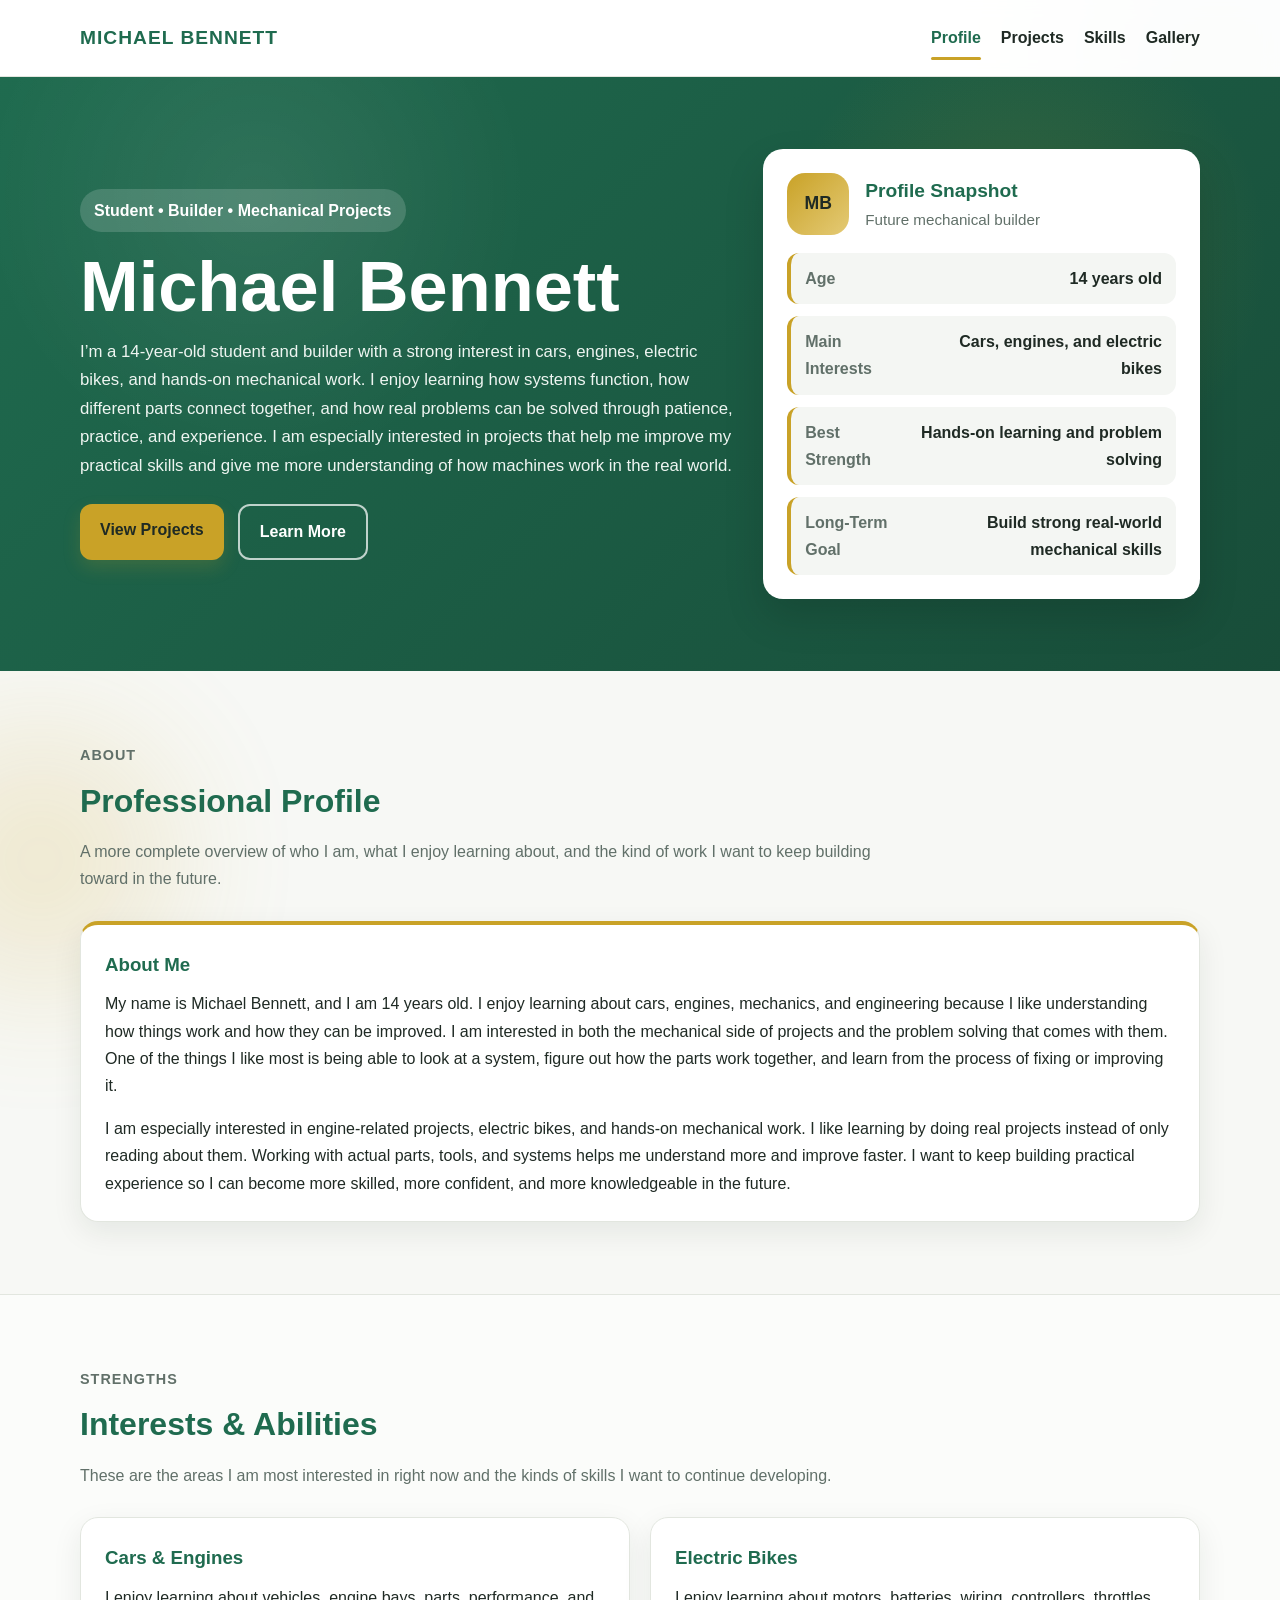
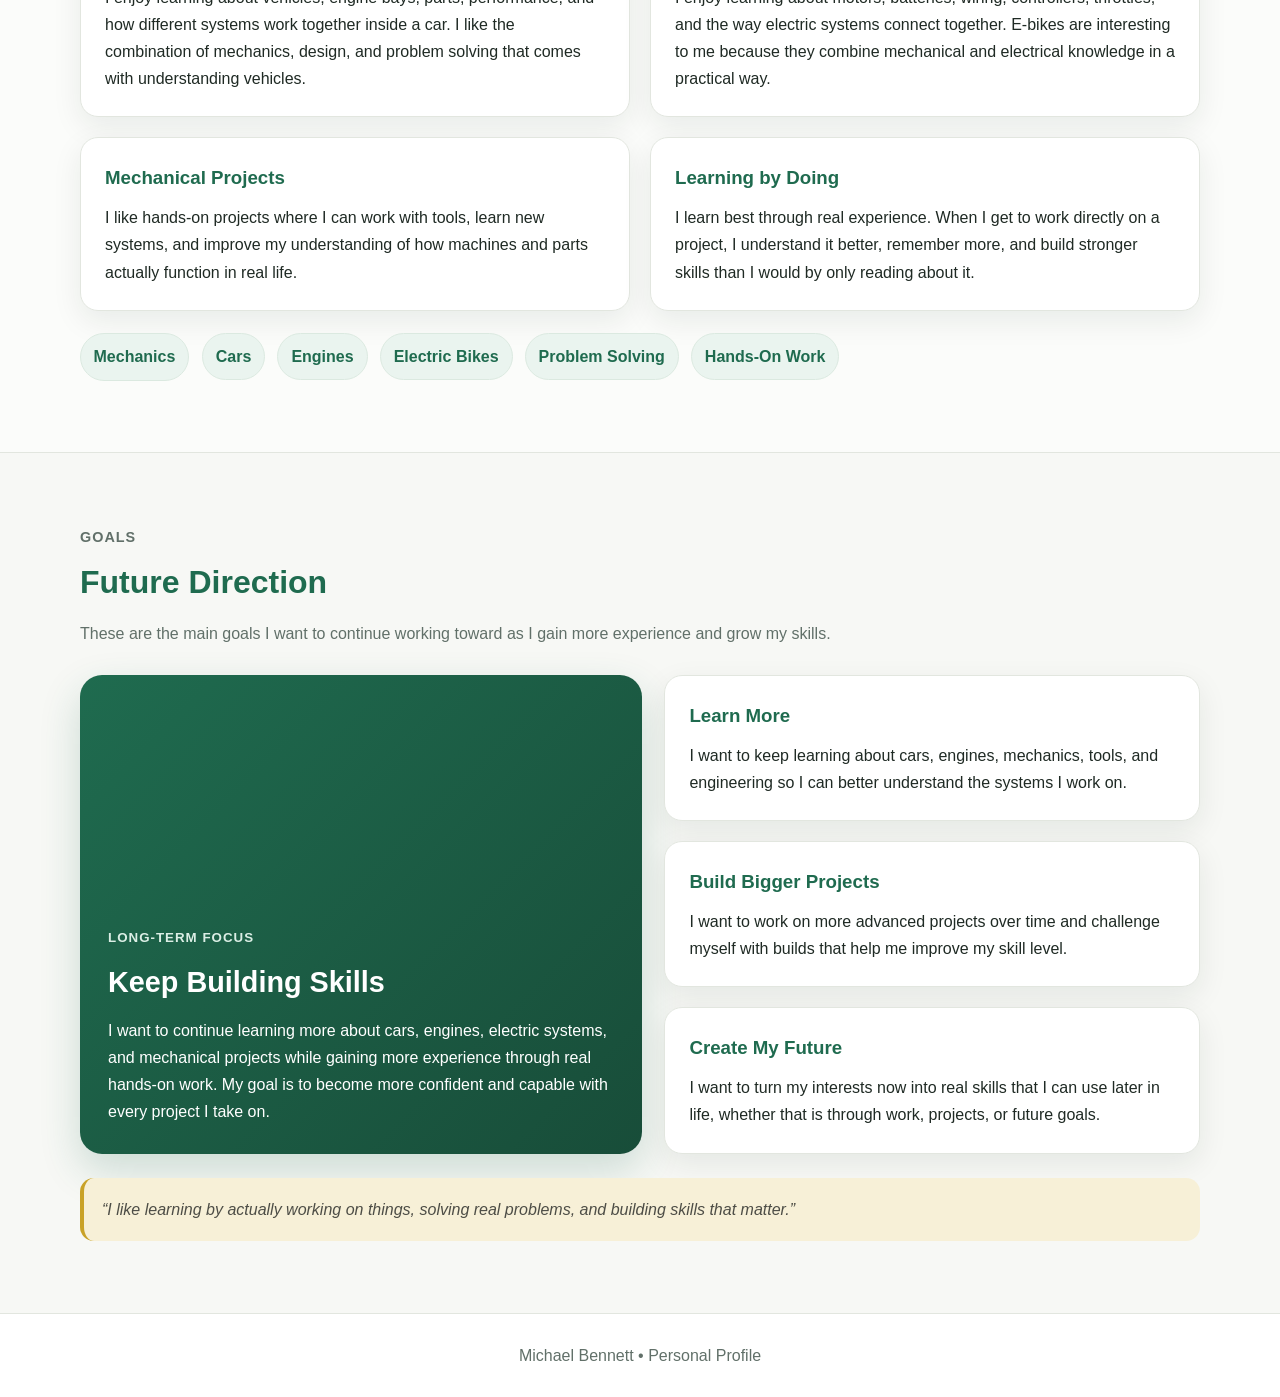
<file: index.html>
<!DOCTYPE html>
<html lang="en">
<head>
  <meta charset="UTF-8" />
  <meta name="viewport" content="width=device-width, initial-scale=1.0" />
  <title>Michael Bennett | Profile</title>
  <link rel="stylesheet" href="style.css" />
</head>
<body>
  <div class="bg-glow bg-glow-1"></div>
  <div class="bg-glow bg-glow-2"></div>

  <header class="site-header">
    <div class="container nav-wrap">
      <a href="index.html" class="logo">MICHAEL BENNETT</a>

      <button class="menu-toggle" id="menuToggle" aria-label="Open menu">
        ☰
      </button>

      <nav class="nav" id="siteNav">
        <a href="index.html" class="active">Profile</a>
        <a href="projects.html">Projects</a>
        <a href="skills.html">Skills</a>
        <a href="gallery.html">Gallery</a>
      </nav>
    </div>
  </header>

  <section class="hero">
    <div class="container hero-grid">
      <div class="hero-left fade-up">
        <div class="badge">Student • Builder • Mechanical Projects</div>
        <h1>Michael Bennett</h1>
        <p class="hero-sub">
          I’m a 14-year-old student and builder with a strong interest in cars,
          engines, electric bikes, and hands-on mechanical work. I enjoy learning
          how systems function, how different parts connect together, and how real
          problems can be solved through patience, practice, and experience. I am
          especially interested in projects that help me improve my practical skills
          and give me more understanding of how machines work in the real world.
        </p>

        <div class="hero-buttons">
          <a href="projects.html" class="btn btn-gold">View Projects</a>
          <a href="#about" class="btn btn-outline">Learn More</a>
        </div>
      </div>

      <aside class="profile-card fade-up delay-1">
        <div class="profile-top">
          <div class="avatar">MB</div>
          <div>
            <h2>Profile Snapshot</h2>
            <p>Future mechanical builder</p>
          </div>
        </div>

        <div class="profile-list">
          <div class="profile-item">
            <span>Age</span>
            <strong>14 years old</strong>
          </div>
          <div class="profile-item">
            <span>Main Interests</span>
            <strong>Cars, engines, and electric bikes</strong>
          </div>
          <div class="profile-item">
            <span>Best Strength</span>
            <strong>Hands-on learning and problem solving</strong>
          </div>
          <div class="profile-item">
            <span>Long-Term Goal</span>
            <strong>Build strong real-world mechanical skills</strong>
          </div>
        </div>
      </aside>
    </div>
  </section>

  <main>
    <section class="section" id="about">
      <div class="container">
        <div class="section-head fade-up">
          <p class="eyebrow">About</p>
          <h2>Professional Profile</h2>
          <p>
            A more complete overview of who I am, what I enjoy learning about,
            and the kind of work I want to keep building toward in the future.
          </p>
        </div>

        <div class="card large-card fade-up delay-1">
          <h3>About Me</h3>
          <p>
            My name is Michael Bennett, and I am 14 years old. I enjoy learning
            about cars, engines, mechanics, and engineering because I like
            understanding how things work and how they can be improved. I am
            interested in both the mechanical side of projects and the problem
            solving that comes with them. One of the things I like most is being
            able to look at a system, figure out how the parts work together,
            and learn from the process of fixing or improving it.
          </p>
          <p>
            I am especially interested in engine-related projects, electric bikes,
            and hands-on mechanical work. I like learning by doing real projects
            instead of only reading about them. Working with actual parts, tools,
            and systems helps me understand more and improve faster. I want to
            keep building practical experience so I can become more skilled,
            more confident, and more knowledgeable in the future.
          </p>
        </div>
      </div>
    </section>

    <section class="section alt-section">
      <div class="container">
        <div class="section-head fade-up">
          <p class="eyebrow">Strengths</p>
          <h2>Interests & Abilities</h2>
          <p>
            These are the areas I am most interested in right now and the kinds
            of skills I want to continue developing.
          </p>
        </div>

        <div class="card-grid">
          <article class="card fade-up">
            <h3>Cars & Engines</h3>
            <p>
              I enjoy learning about vehicles, engine bays, parts, performance,
              and how different systems work together inside a car. I like the
              combination of mechanics, design, and problem solving that comes
              with understanding vehicles.
            </p>
          </article>

          <article class="card fade-up delay-1">
            <h3>Electric Bikes</h3>
            <p>
              I enjoy learning about motors, batteries, wiring, controllers,
              throttles, and the way electric systems connect together. E-bikes
              are interesting to me because they combine mechanical and electrical
              knowledge in a practical way.
            </p>
          </article>

          <article class="card fade-up delay-2">
            <h3>Mechanical Projects</h3>
            <p>
              I like hands-on projects where I can work with tools, learn new
              systems, and improve my understanding of how machines and parts
              actually function in real life.
            </p>
          </article>

          <article class="card fade-up delay-3">
            <h3>Learning by Doing</h3>
            <p>
              I learn best through real experience. When I get to work directly
              on a project, I understand it better, remember more, and build
              stronger skills than I would by only reading about it.
            </p>
          </article>
        </div>

        <div class="tag-row fade-up delay-2">
          <span class="tag">Mechanics</span>
          <span class="tag">Cars</span>
          <span class="tag">Engines</span>
          <span class="tag">Electric Bikes</span>
          <span class="tag">Problem Solving</span>
          <span class="tag">Hands-On Work</span>
        </div>
      </div>
    </section>

    <section class="section">
      <div class="container">
        <div class="section-head fade-up">
          <p class="eyebrow">Goals</p>
          <h2>Future Direction</h2>
          <p>
            These are the main goals I want to continue working toward as I gain
            more experience and grow my skills.
          </p>
        </div>

        <div class="split-grid">
          <div class="feature-card fade-up">
            <small>Long-Term Focus</small>
            <h3>Keep Building Skills</h3>
            <p>
              I want to continue learning more about cars, engines, electric
              systems, and mechanical projects while gaining more experience
              through real hands-on work. My goal is to become more confident
              and capable with every project I take on.
            </p>
          </div>

          <div class="side-stack">
            <div class="card fade-up delay-1">
              <h3>Learn More</h3>
              <p>
                I want to keep learning about cars, engines, mechanics, tools,
                and engineering so I can better understand the systems I work on.
              </p>
            </div>

            <div class="card fade-up delay-2">
              <h3>Build Bigger Projects</h3>
              <p>
                I want to work on more advanced projects over time and challenge
                myself with builds that help me improve my skill level.
              </p>
            </div>

            <div class="card fade-up delay-3">
              <h3>Create My Future</h3>
              <p>
                I want to turn my interests now into real skills that I can use
                later in life, whether that is through work, projects, or future goals.
              </p>
            </div>
          </div>
        </div>

        <div class="quote fade-up delay-2">
          “I like learning by actually working on things, solving real problems,
          and building skills that matter.”
        </div>
      </div>
    </section>
  </main>

  <footer class="site-footer">
    <div class="container footer-wrap">
      <p>Michael Bennett • Personal Profile</p>
    </div>
  </footer>

  <script src="script.js"></script>
</body>
</html>
</file>
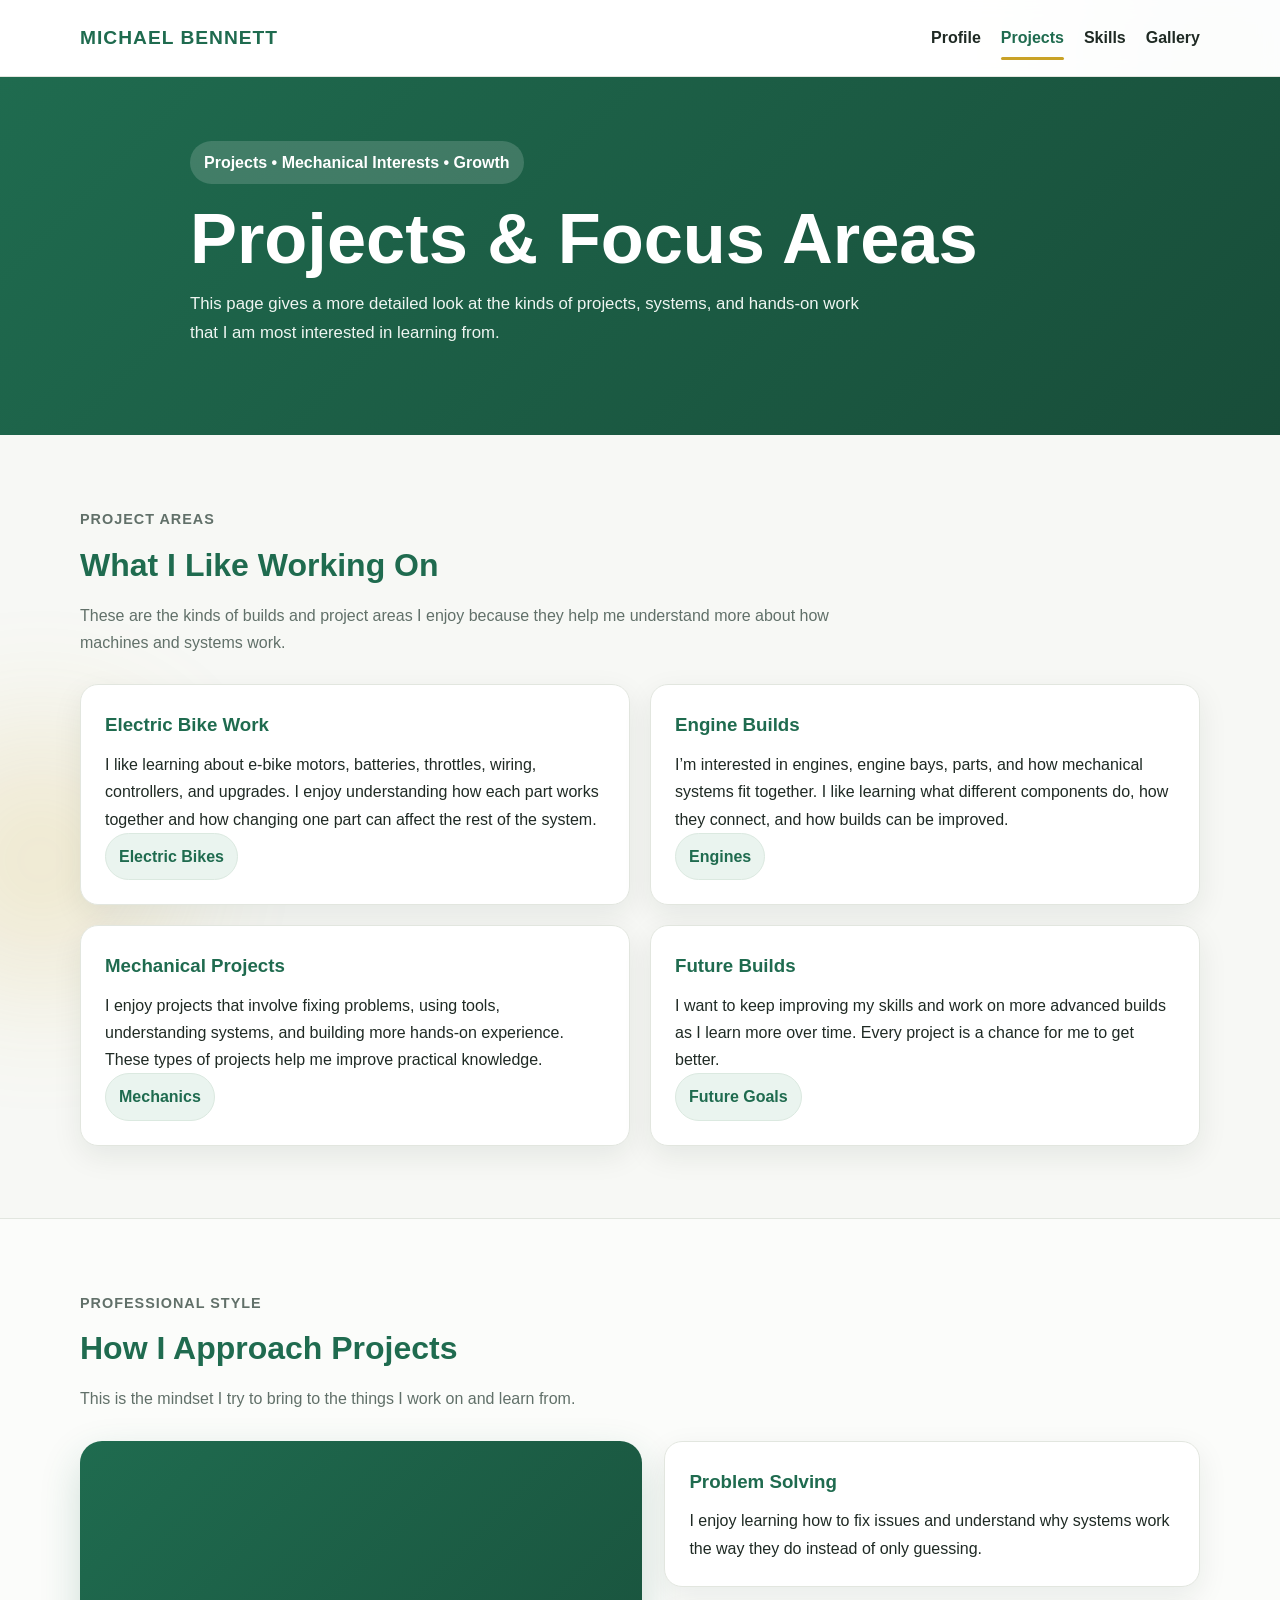
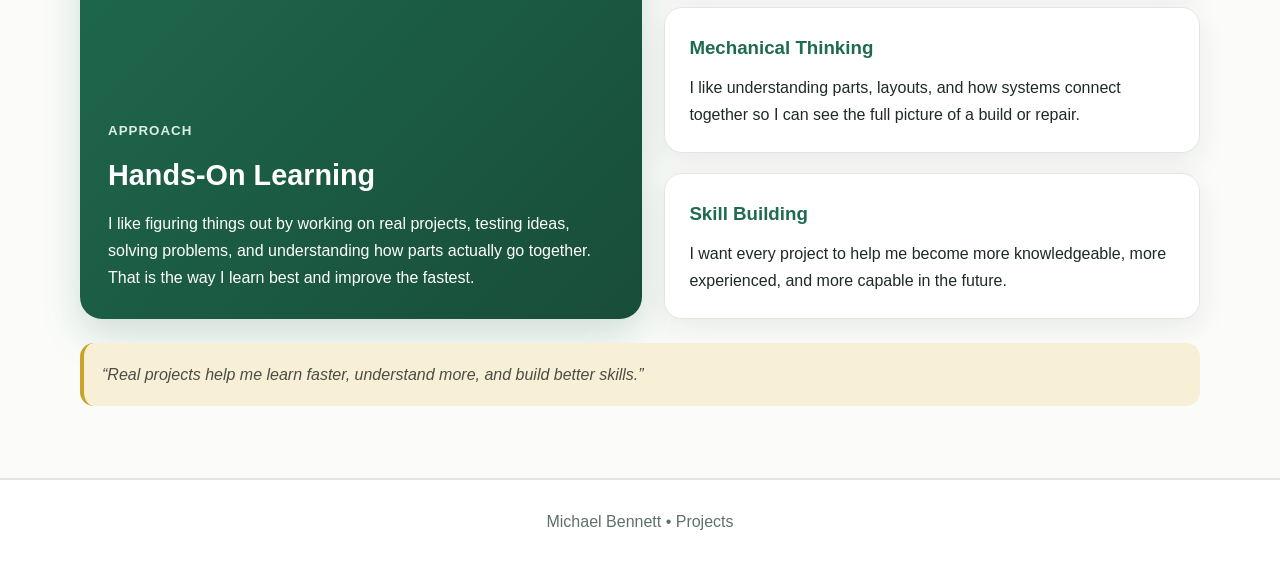
<file: projects.html>
<!DOCTYPE html>
<html lang="en">
<head>
  <meta charset="UTF-8" />
  <meta name="viewport" content="width=device-width, initial-scale=1.0" />
  <title>Michael Bennett | Projects</title>
  <link rel="stylesheet" href="style.css" />
</head>
<body>
  <div class="bg-glow bg-glow-1"></div>
  <div class="bg-glow bg-glow-2"></div>

  <header class="site-header">
    <div class="container nav-wrap">
      <a href="index.html" class="logo">MICHAEL BENNETT</a>

      <button class="menu-toggle" id="menuToggle" aria-label="Open menu">
        ☰
      </button>

      <nav class="nav" id="siteNav">
        <a href="index.html">Profile</a>
        <a href="projects.html" class="active">Projects</a>
        <a href="skills.html">Skills</a>
        <a href="gallery.html">Gallery</a>
      </nav>
    </div>
  </header>

  <section class="page-hero">
    <div class="container page-hero-inner fade-up">
      <div class="badge">Projects • Mechanical Interests • Growth</div>
      <h1>Projects & Focus Areas</h1>
      <p>
        This page gives a more detailed look at the kinds of projects, systems,
        and hands-on work that I am most interested in learning from.
      </p>
    </div>
  </section>

  <main>
    <section class="section">
      <div class="container">
        <div class="section-head fade-up">
          <p class="eyebrow">Project Areas</p>
          <h2>What I Like Working On</h2>
          <p>
            These are the kinds of builds and project areas I enjoy because they
            help me understand more about how machines and systems work.
          </p>
        </div>

        <div class="card-grid">
          <article class="card fade-up">
            <h3>Electric Bike Work</h3>
            <p>
              I like learning about e-bike motors, batteries, throttles, wiring,
              controllers, and upgrades. I enjoy understanding how each part
              works together and how changing one part can affect the rest of the system.
            </p>
            <span class="tag">Electric Bikes</span>
          </article>

          <article class="card fade-up delay-1">
            <h3>Engine Builds</h3>
            <p>
              I’m interested in engines, engine bays, parts, and how mechanical
              systems fit together. I like learning what different components do,
              how they connect, and how builds can be improved.
            </p>
            <span class="tag">Engines</span>
          </article>

          <article class="card fade-up delay-2">
            <h3>Mechanical Projects</h3>
            <p>
              I enjoy projects that involve fixing problems, using tools,
              understanding systems, and building more hands-on experience.
              These types of projects help me improve practical knowledge.
            </p>
            <span class="tag">Mechanics</span>
          </article>

          <article class="card fade-up delay-3">
            <h3>Future Builds</h3>
            <p>
              I want to keep improving my skills and work on more advanced builds
              as I learn more over time. Every project is a chance for me to get better.
            </p>
            <span class="tag">Future Goals</span>
          </article>
        </div>
      </div>
    </section>

    <section class="section alt-section">
      <div class="container">
        <div class="section-head fade-up">
          <p class="eyebrow">Professional Style</p>
          <h2>How I Approach Projects</h2>
          <p>
            This is the mindset I try to bring to the things I work on and learn from.
          </p>
        </div>

        <div class="split-grid">
          <div class="feature-card fade-up">
            <small>Approach</small>
            <h3>Hands-On Learning</h3>
            <p>
              I like figuring things out by working on real projects, testing ideas,
              solving problems, and understanding how parts actually go together.
              That is the way I learn best and improve the fastest.
            </p>
          </div>

          <div class="side-stack">
            <div class="card fade-up delay-1">
              <h3>Problem Solving</h3>
              <p>
                I enjoy learning how to fix issues and understand why systems work
                the way they do instead of only guessing.
              </p>
            </div>

            <div class="card fade-up delay-2">
              <h3>Mechanical Thinking</h3>
              <p>
                I like understanding parts, layouts, and how systems connect together
                so I can see the full picture of a build or repair.
              </p>
            </div>

            <div class="card fade-up delay-3">
              <h3>Skill Building</h3>
              <p>
                I want every project to help me become more knowledgeable,
                more experienced, and more capable in the future.
              </p>
            </div>
          </div>
        </div>

        <div class="quote fade-up delay-2">
          “Real projects help me learn faster, understand more, and build better skills.”
        </div>
      </div>
    </section>
  </main>

  <footer class="site-footer">
    <div class="container footer-wrap">
      <p>Michael Bennett • Projects</p>
    </div>
  </footer>

  <script src="script.js"></script>
</body>
</html>
</file>
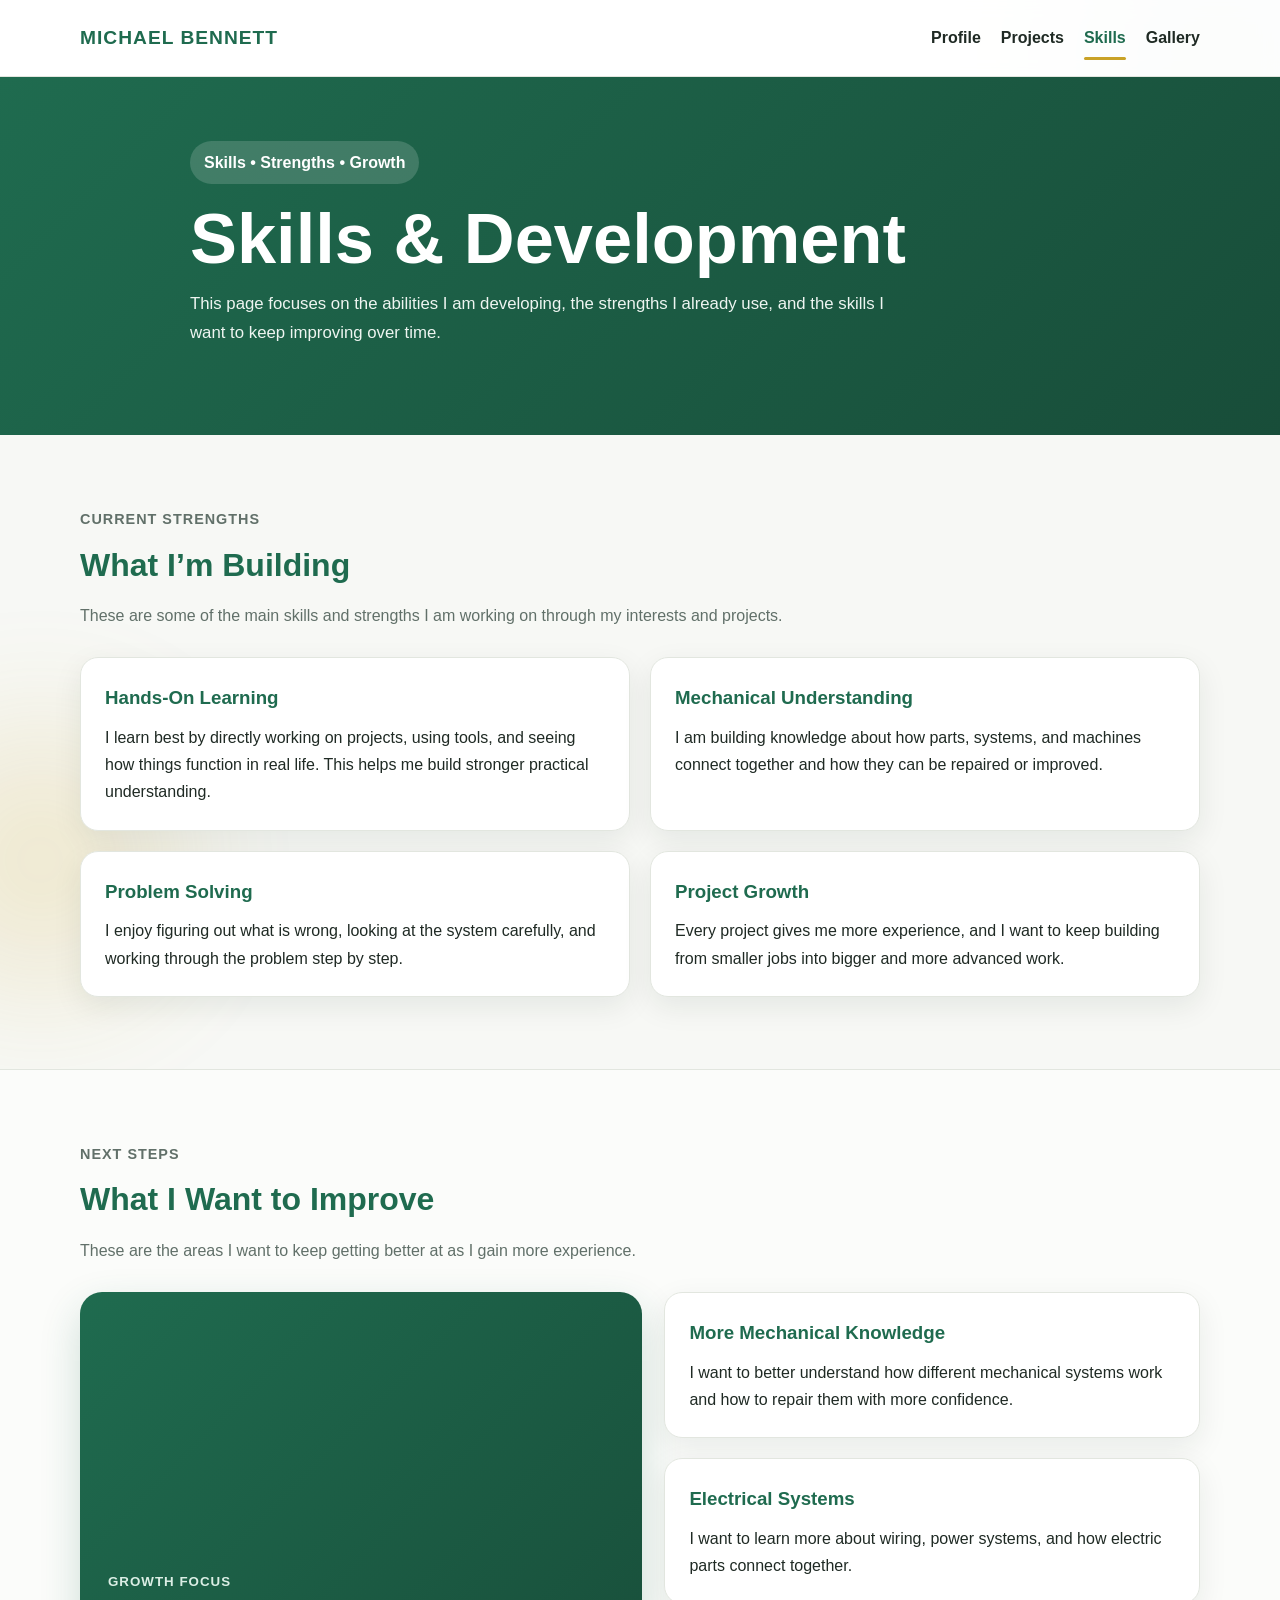
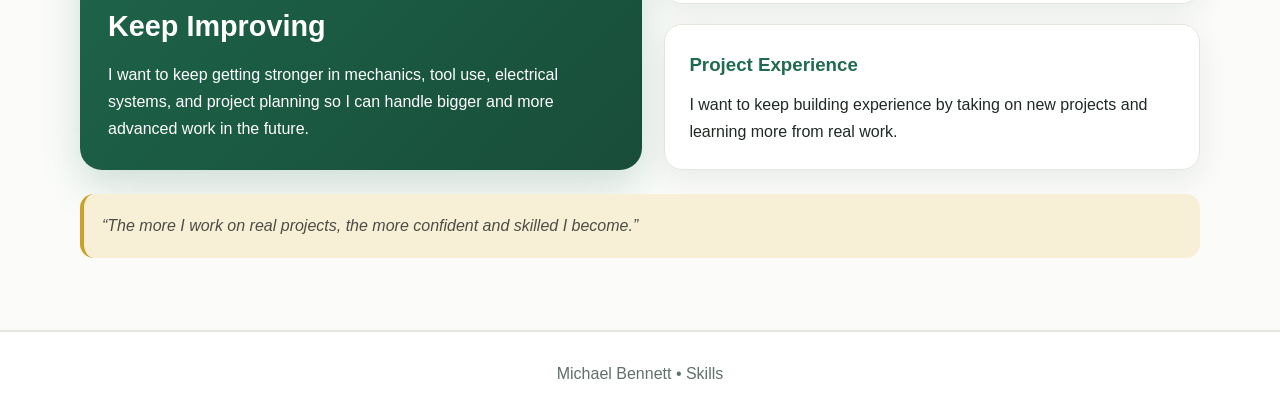
<file: skills.html>
<!DOCTYPE html>
<html lang="en">
<head>
  <meta charset="UTF-8" />
  <meta name="viewport" content="width=device-width, initial-scale=1.0" />
  <title>Michael Bennett | Skills</title>
  <link rel="stylesheet" href="style.css" />
</head>
<body>
  <div class="bg-glow bg-glow-1"></div>
  <div class="bg-glow bg-glow-2"></div>

  <header class="site-header">
    <div class="container nav-wrap">
      <a href="index.html" class="logo">MICHAEL BENNETT</a>

      <button class="menu-toggle" id="menuToggle" aria-label="Open menu">
        ☰
      </button>

      <nav class="nav" id="siteNav">
        <a href="index.html">Profile</a>
        <a href="projects.html">Projects</a>
        <a href="skills.html" class="active">Skills</a>
        <a href="gallery.html">Gallery</a>
      </nav>
    </div>
  </header>

  <section class="page-hero">
    <div class="container page-hero-inner fade-up">
      <div class="badge">Skills • Strengths • Growth</div>
      <h1>Skills & Development</h1>
      <p>
        This page focuses on the abilities I am developing, the strengths I already use,
        and the skills I want to keep improving over time.
      </p>
    </div>
  </section>

  <main>
    <section class="section">
      <div class="container">
        <div class="section-head fade-up">
          <p class="eyebrow">Current Strengths</p>
          <h2>What I’m Building</h2>
          <p>
            These are some of the main skills and strengths I am working on through
            my interests and projects.
          </p>
        </div>

        <div class="card-grid">
          <article class="card fade-up">
            <h3>Hands-On Learning</h3>
            <p>
              I learn best by directly working on projects, using tools, and seeing
              how things function in real life. This helps me build stronger practical understanding.
            </p>
          </article>

          <article class="card fade-up delay-1">
            <h3>Mechanical Understanding</h3>
            <p>
              I am building knowledge about how parts, systems, and machines connect
              together and how they can be repaired or improved.
            </p>
          </article>

          <article class="card fade-up delay-2">
            <h3>Problem Solving</h3>
            <p>
              I enjoy figuring out what is wrong, looking at the system carefully,
              and working through the problem step by step.
            </p>
          </article>

          <article class="card fade-up delay-3">
            <h3>Project Growth</h3>
            <p>
              Every project gives me more experience, and I want to keep building
              from smaller jobs into bigger and more advanced work.
            </p>
          </article>
        </div>
      </div>
    </section>

    <section class="section alt-section">
      <div class="container">
        <div class="section-head fade-up">
          <p class="eyebrow">Next Steps</p>
          <h2>What I Want to Improve</h2>
          <p>
            These are the areas I want to keep getting better at as I gain more experience.
          </p>
        </div>

        <div class="split-grid">
          <div class="feature-card fade-up">
            <small>Growth Focus</small>
            <h3>Keep Improving</h3>
            <p>
              I want to keep getting stronger in mechanics, tool use, electrical systems,
              and project planning so I can handle bigger and more advanced work in the future.
            </p>
          </div>

          <div class="side-stack">
            <div class="card fade-up delay-1">
              <h3>More Mechanical Knowledge</h3>
              <p>
                I want to better understand how different mechanical systems work
                and how to repair them with more confidence.
              </p>
            </div>

            <div class="card fade-up delay-2">
              <h3>Electrical Systems</h3>
              <p>
                I want to learn more about wiring, power systems, and how electric parts connect together.
              </p>
            </div>

            <div class="card fade-up delay-3">
              <h3>Project Experience</h3>
              <p>
                I want to keep building experience by taking on new projects
                and learning more from real work.
              </p>
            </div>
          </div>
        </div>

        <div class="quote fade-up delay-2">
          “The more I work on real projects, the more confident and skilled I become.”
        </div>
      </div>
    </section>
  </main>

  <footer class="site-footer">
    <div class="container footer-wrap">
      <p>Michael Bennett • Skills</p>
    </div>
  </footer>

  <script src="script.js"></script>
</body>
</html>
</file>
<file: style.css>
:root{
  --green:#1f6b4f;
  --green-dark:#184d39;
  --green-soft:#eaf4ef;
  --gold:#c9a227;
  --gold-soft:#f7f0d7;
  --white:#ffffff;
  --offwhite:#f7f8f5;
  --text:#1f2a24;
  --muted:#617069;
  --border:#e2e6df;
  --shadow:0 10px 30px rgba(19, 33, 26, 0.08);
}

*{
  margin:0;
  padding:0;
  box-sizing:border-box;
}

html{
  scroll-behavior:smooth;
}

body{
  font-family:Arial, Helvetica, sans-serif;
  background:var(--offwhite);
  color:var(--text);
  line-height:1.7;
  overflow-x:hidden;
  position:relative;
}

a{
  text-decoration:none;
}

.container{
  width:min(1120px, calc(100% - 32px));
  margin:0 auto;
}

.bg-glow{
  position:fixed;
  border-radius:50%;
  pointer-events:none;
  filter:blur(70px);
  opacity:0.18;
  z-index:0;
  animation:floatGlow 8s ease-in-out infinite;
}

.bg-glow-1{
  width:280px;
  height:280px;
  background:var(--green);
  top:-80px;
  right:-80px;
}

.bg-glow-2{
  width:260px;
  height:260px;
  background:var(--gold);
  left:-90px;
  bottom:-90px;
  animation-delay:2s;
}

.site-header{
  position:sticky;
  top:0;
  z-index:1000;
  background:rgba(255,255,255,0.92);
  backdrop-filter:blur(10px);
  border-bottom:1px solid var(--border);
  animation:slideDown 0.7s ease;
}

.nav-wrap{
  min-height:76px;
  display:flex;
  align-items:center;
  justify-content:space-between;
  gap:16px;
}

.logo{
  color:var(--green);
  font-size:1.2rem;
  font-weight:800;
  letter-spacing:1px;
  transition:0.25s ease;
}

.logo:hover{
  color:var(--gold);
}

.nav{
  display:flex;
  gap:20px;
  align-items:center;
}

.nav a{
  color:var(--text);
  font-weight:700;
  position:relative;
  display:block;
  transition:0.25s ease;
}

.nav a:hover,
.nav a.active{
  color:var(--green);
}

.nav a::after{
  content:"";
  position:absolute;
  left:0;
  bottom:-8px;
  width:0;
  height:3px;
  border-radius:999px;
  background:var(--gold);
  transition:width 0.25s ease;
}

.nav a:hover::after,
.nav a.active::after{
  width:100%;
}

.menu-toggle{
  display:none;
  border:none;
  background:var(--green-soft);
  color:var(--green);
  width:44px;
  height:44px;
  border-radius:12px;
  font-size:1.2rem;
  cursor:pointer;
  transition:0.25s ease;
}

.menu-toggle:hover{
  background:var(--gold-soft);
  color:var(--green-dark);
  transform:scale(1.04);
}

.hero{
  position:relative;
  z-index:1;
  background:linear-gradient(135deg, var(--green) 0%, var(--green-dark) 100%);
  color:var(--white);
  padding:72px 0;
  overflow:hidden;
}

.hero::before{
  content:"";
  position:absolute;
  inset:0;
  background:
    radial-gradient(circle at 20% 20%, rgba(255,255,255,0.08), transparent 24%),
    radial-gradient(circle at 80% 30%, rgba(201,162,39,0.16), transparent 22%);
  pointer-events:none;
}

.hero-grid{
  display:grid;
  grid-template-columns:1.2fr 0.8fr;
  gap:28px;
  align-items:center;
}

.badge{
  display:inline-block;
  padding:8px 14px;
  border-radius:999px;
  background:rgba(255,255,255,0.16);
  color:var(--white);
  font-weight:700;
  margin-bottom:18px;
  animation:fadeUp 0.8s ease both;
}

.hero h1,
.page-hero h1{
  font-size:clamp(2.4rem, 6vw, 4.4rem);
  line-height:1.05;
  margin-bottom:14px;
  animation:fadeUp 0.9s ease both;
}

.hero-sub,
.page-hero p{
  max-width:700px;
  color:#eef5f1;
  font-size:1.05rem;
  margin-bottom:24px;
  animation:fadeUp 1s ease both;
}

.hero-buttons{
  display:flex;
  gap:14px;
  flex-wrap:wrap;
  animation:fadeUp 1.1s ease both;
}

.btn{
  display:inline-block;
  padding:12px 20px;
  border-radius:12px;
  font-weight:700;
  transition:0.25s ease;
}

.btn:hover{
  transform:translateY(-3px);
}

.btn-gold{
  background:var(--gold);
  color:var(--text);
  box-shadow:0 8px 18px rgba(201,162,39,0.18);
}

.btn-gold:hover{
  background:#d6b64d;
  box-shadow:0 12px 24px rgba(201,162,39,0.22);
}

.btn-outline{
  border:2px solid rgba(255,255,255,0.72);
  color:var(--white);
}

.btn-outline:hover{
  background:rgba(255,255,255,0.12);
}

.profile-card{
  background:var(--white);
  color:var(--text);
  border-radius:20px;
  padding:24px;
  box-shadow:0 18px 40px rgba(0,0,0,0.14);
  animation:fadeUp 1s ease both;
}

.profile-top{
  display:flex;
  align-items:center;
  gap:16px;
  margin-bottom:18px;
}

.avatar{
  width:62px;
  height:62px;
  border-radius:18px;
  display:grid;
  place-items:center;
  background:linear-gradient(135deg, var(--gold) 0%, #e4ca75 100%);
  color:var(--text);
  font-weight:800;
  font-size:1.1rem;
  animation:pulseSoft 3s ease-in-out infinite;
}

.profile-top h2{
  font-size:1.2rem;
  color:var(--green);
}

.profile-top p{
  color:var(--muted);
  font-size:0.95rem;
}

.profile-list{
  display:grid;
  gap:12px;
}

.profile-item{
  display:flex;
  justify-content:space-between;
  gap:16px;
  align-items:center;
  padding:12px 14px;
  background:#f4f6f3;
  border-left:4px solid var(--gold);
  border-radius:12px;
  transition:0.25s ease;
}

.profile-item:hover{
  transform:translateX(4px);
  box-shadow:0 8px 18px rgba(19,33,26,0.06);
}

.profile-item span{
  color:var(--muted);
  font-weight:700;
}

.profile-item strong{
  color:var(--text);
  text-align:right;
}

.page-hero{
  position:relative;
  z-index:1;
  background:linear-gradient(135deg, var(--green) 0%, var(--green-dark) 100%);
  color:var(--white);
  padding:64px 0;
  overflow:hidden;
}

.page-hero-inner{
  max-width:900px;
}

.section{
  position:relative;
  z-index:1;
  padding:72px 0;
}

.alt-section{
  background:#fbfcfa;
  border-top:1px solid var(--border);
  border-bottom:1px solid var(--border);
}

.section-head{
  margin-bottom:28px;
}

.eyebrow{
  color:var(--gold);
  font-weight:800;
  text-transform:uppercase;
  letter-spacing:1px;
  font-size:0.9rem;
  margin-bottom:6px;
}

.section-head h2{
  font-size:2rem;
  color:var(--green);
  margin-bottom:10px;
}

.section-head p{
  max-width:800px;
  color:var(--muted);
}

.card-grid{
  display:grid;
  grid-template-columns:repeat(2, minmax(0, 1fr));
  gap:20px;
}

.card{
  background:var(--white);
  border:1px solid var(--border);
  border-radius:18px;
  padding:24px;
  box-shadow:var(--shadow);
  transition:0.28s ease;
}

.card:hover{
  transform:translateY(-6px);
  box-shadow:0 18px 36px rgba(19,33,26,0.12);
}

.card h3{
  color:var(--green);
  margin-bottom:10px;
}

.large-card{
  border-top:4px solid var(--gold);
}

.large-card p + p{
  margin-top:16px;
}

.tag-row{
  display:flex;
  flex-wrap:wrap;
  gap:12px;
  margin-top:22px;
}

.tag{
  display:inline-block;
  padding:9px 13px;
  border-radius:999px;
  background:var(--green-soft);
  color:var(--green);
  font-weight:700;
  border:1px solid #dbe9e0;
  width:fit-content;
  transition:0.25s ease;
}

.tag:hover{
  background:var(--gold-soft);
  color:var(--green-dark);
  transform:translateY(-2px);
}

.split-grid{
  display:grid;
  grid-template-columns:1.05fr 1fr;
  gap:22px;
}

.feature-card{
  background:linear-gradient(135deg, var(--green) 0%, var(--green-dark) 100%);
  color:var(--white);
  border-radius:22px;
  padding:28px;
  min-height:260px;
  display:flex;
  flex-direction:column;
  justify-content:flex-end;
  box-shadow:0 16px 40px rgba(31, 107, 79, 0.2);
  transition:0.28s ease;
}

.feature-card:hover{
  transform:translateY(-6px);
}

.feature-card small{
  color:#dbeee5;
  text-transform:uppercase;
  letter-spacing:1px;
  font-weight:800;
  margin-bottom:8px;
}

.feature-card h3{
  font-size:1.8rem;
  margin-bottom:10px;
}

.side-stack{
  display:grid;
  gap:20px;
}

.quote{
  margin-top:24px;
  background:var(--gold-soft);
  border-left:4px solid var(--gold);
  border-radius:14px;
  padding:18px;
  color:#4d4d46;
  font-style:italic;
  animation:fadeUp 1s ease both;
}

.site-footer{
  position:relative;
  z-index:1;
  background:var(--white);
  border-top:1px solid var(--border);
}

.footer-wrap{
  padding:28px 0;
  text-align:center;
  color:var(--muted);
}

.fade-up{
  opacity:0;
  transform:translateY(24px);
  animation:fadeUp 0.8s ease forwards;
}

.delay-1{ animation-delay:0.12s; }
.delay-2{ animation-delay:0.24s; }
.delay-3{ animation-delay:0.36s; }

.gallery-grid{
  display:grid;
  grid-template-columns:repeat(auto-fit,minmax(260px,1fr));
  gap:20px;
  margin-top:24px;
}

.gallery-item{
  background:var(--white);
  border:1px solid var(--border);
  border-radius:18px;
  overflow:hidden;
  box-shadow:var(--shadow);
  transition:0.28s ease;
  cursor:pointer;
}

.gallery-item:hover{
  transform:translateY(-6px) scale(1.01);
  box-shadow:0 18px 36px rgba(19,33,26,0.12);
}

.gallery-item img{
  width:100%;
  height:260px;
  object-fit:cover;
  display:block;
  transition:0.3s ease;
}

.gallery-item:hover img{
  transform:scale(1.03);
}

.gallery-caption{
  padding:14px 16px;
  color:var(--muted);
  font-weight:700;
}

.lightbox{
  display:none;
  position:fixed;
  inset:0;
  background:rgba(0,0,0,0.9);
  z-index:5000;
  align-items:center;
  justify-content:center;
  padding:20px;
}

.lightbox.open{
  display:flex;
  animation:fadeIn 0.25s ease;
}

.lightbox img{
  max-width:95%;
  max-height:85vh;
  border-radius:16px;
  box-shadow:0 10px 40px rgba(0,0,0,0.4);
  animation:zoomIn 0.25s ease;
}

.close-btn{
  position:absolute;
  top:20px;
  right:24px;
  font-size:2rem;
  color:white;
  cursor:pointer;
  font-weight:bold;
}

@keyframes fadeUp{
  to{
    opacity:1;
    transform:translateY(0);
  }
}

@keyframes fadeIn{
  from{ opacity:0; }
  to{ opacity:1; }
}

@keyframes zoomIn{
  from{
    opacity:0;
    transform:scale(0.94);
  }
  to{
    opacity:1;
    transform:scale(1);
  }
}

@keyframes slideDown{
  from{
    opacity:0;
    transform:translateY(-14px);
  }
  to{
    opacity:1;
    transform:translateY(0);
  }
}

@keyframes floatGlow{
  0%,100%{
    transform:translateY(0px) translateX(0px);
  }
  50%{
    transform:translateY(14px) translateX(10px);
  }
}

@keyframes pulseSoft{
  0%,100%{
    transform:scale(1);
  }
  50%{
    transform:scale(1.04);
  }
}

@media (max-width: 900px){
  .hero-grid,
  .split-grid,
  .card-grid{
    grid-template-columns:1fr;
  }
}

@media (max-width: 700px){
  .menu-toggle{
    display:inline-grid;
    place-items:center;
  }

  .nav{
    position:absolute;
    top:76px;
    left:16px;
    right:16px;
    background:var(--white);
    border:1px solid var(--border);
    border-radius:16px;
    box-shadow:var(--shadow);
    padding:18px;
    flex-direction:column;
    align-items:flex-start;
    display:none;
    gap:18px;
    height:auto;
    max-height:none;
    overflow:visible;
    z-index:2000;
  }

  .nav.open{
    display:flex;
    animation:fadeUp 0.25s ease;
  }

  .nav a{
    width:100%;
  }

  .hero,
  .page-hero,
  .section{
    padding-top:56px;
    padding-bottom:56px;
  }

  .section-head h2{
    font-size:1.7rem;
  }

  .profile-item{
    flex-direction:column;
    align-items:flex-start;
  }

  .profile-item strong{
    text-align:left;
  }

  .gallery-item img{
    height:220px;
  }
}
</file>
